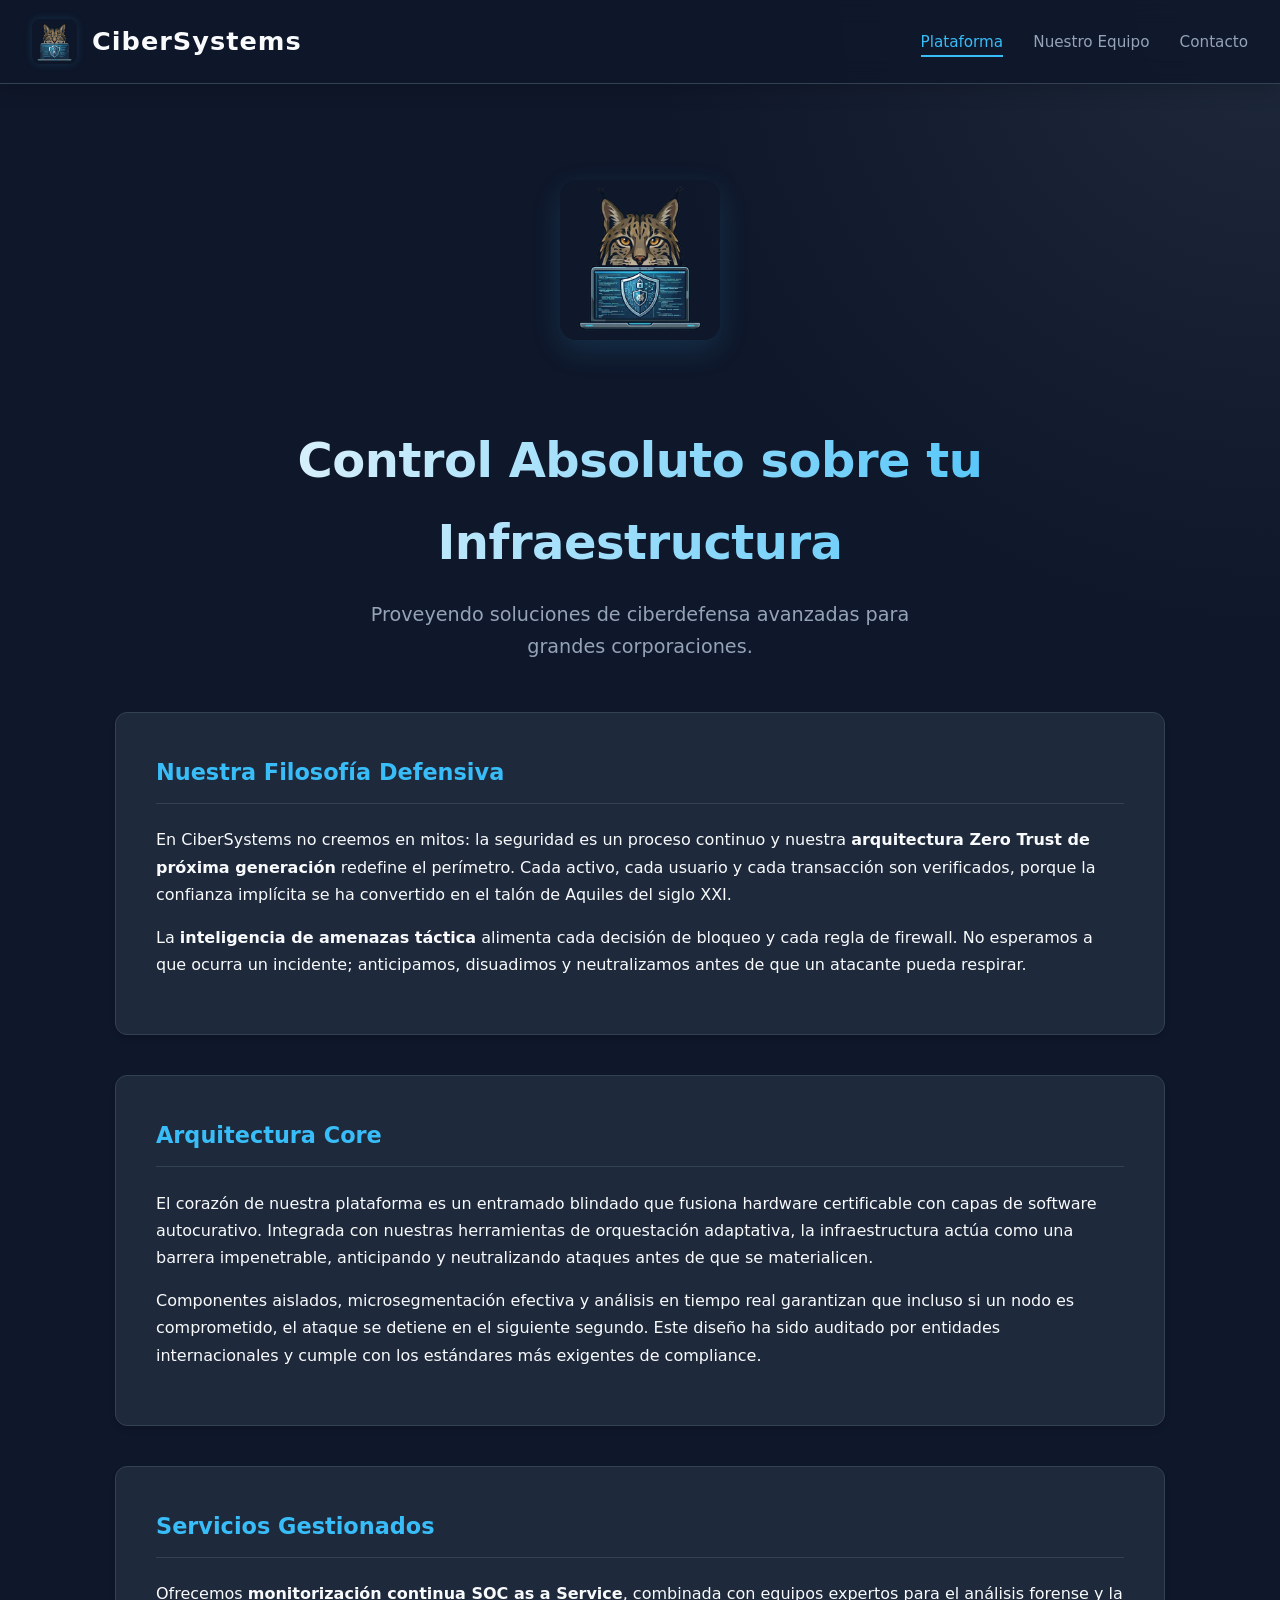
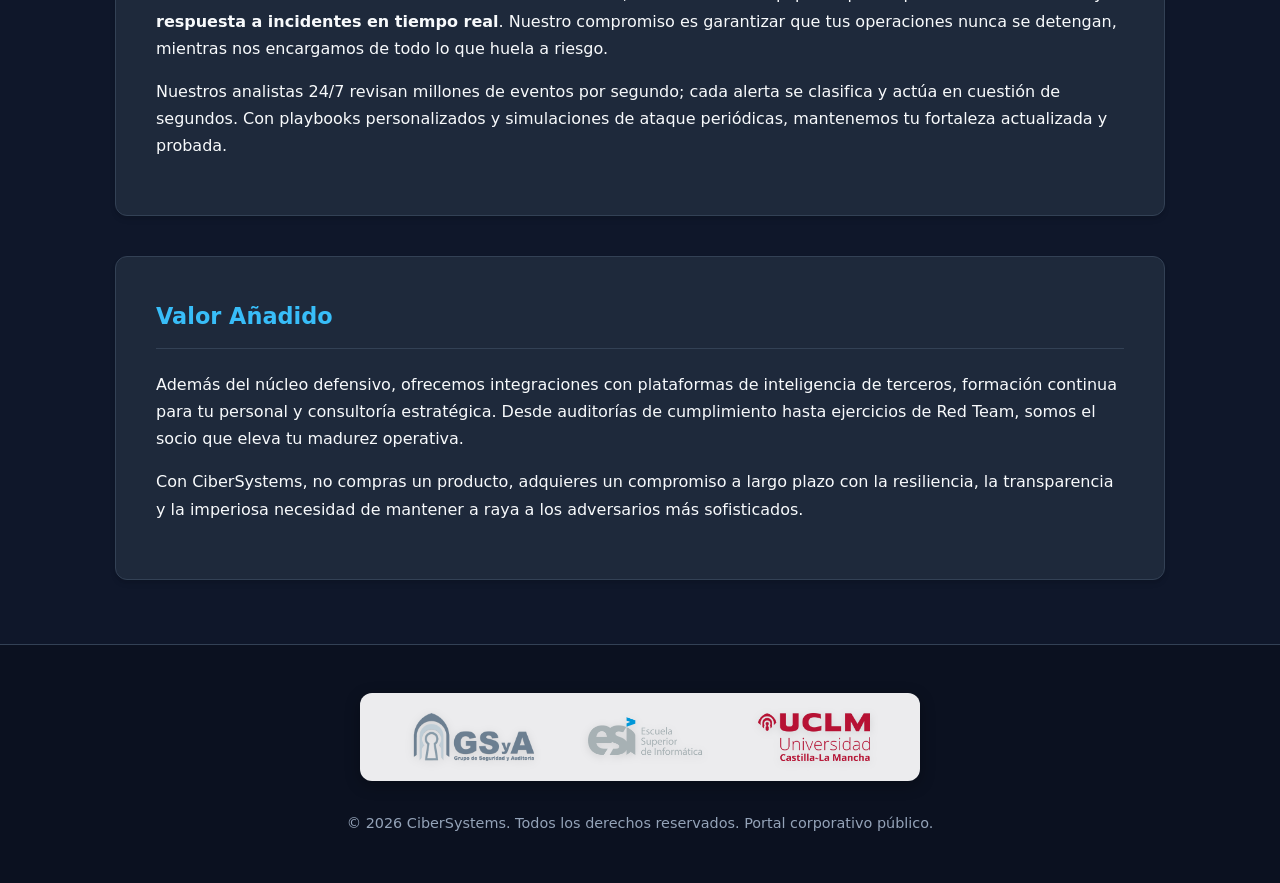
<file: html/index.html>
<!DOCTYPE html>
<html lang="es">
<head>
    <meta charset="UTF-8">
    <meta name="viewport" content="width=device-width, initial-scale=1.0">
    <title>CiberSystems | Infraestructura y Control</title>
    <link rel="stylesheet" href="css/style.css">
    <link rel="icon" type="image/png" href="res/ciber_logo.png">
</head>
<body>

<header>
    <div class="brand">
        <img src="res/ciber_logo.png" alt="Logo Lince CiberSystems">
        <h1>CiberSystems</h1>
    </div>
    <nav>
        <a href="index.html" class="active">Plataforma</a>
        <a href="equipo.html">Nuestro Equipo</a>
        <a href="contacto.html">Contacto</a>
    </nav>
</header>

<div class="container">
    <div class="hero">
        <img src="res/ciber_logo.png" alt="CiberSystems Sentinel" class="main-logo">
        <h2>Control Absoluto sobre tu Infraestructura</h2>
        <p>Proveyendo soluciones de ciberdefensa avanzadas para grandes corporaciones.</p>
    </div>

    <div class="section">
        <h3>Nuestra Filosofía Defensiva</h3>
        <p>En CiberSystems no creemos en mitos: la seguridad es un proceso continuo y nuestra <strong>arquitectura Zero Trust de próxima generación</strong> redefine el perímetro. Cada activo, cada usuario y cada transacción son verificados, porque la confianza implícita se ha convertido en el talón de Aquiles del siglo XXI.</p>
        <p>La <strong>inteligencia de amenazas táctica</strong> alimenta cada decisión de bloqueo y cada regla de firewall. No esperamos a que ocurra un incidente; anticipamos, disuadimos y neutralizamos antes de que un atacante pueda respirar.</p>
    </div>

    <div class="section">
        <h3>Arquitectura Core</h3>
        <p>El corazón de nuestra plataforma es un entramado blindado que fusiona hardware certificable con capas de software autocurativo. Integrada con nuestras herramientas de orquestación adaptativa, la infraestructura actúa como una barrera impenetrable, anticipando y neutralizando ataques antes de que se materialicen.</p>
        <p>Componentes aislados, microsegmentación efectiva y análisis en tiempo real garantizan que incluso si un nodo es comprometido, el ataque se detiene en el siguiente segundo. Este diseño ha sido auditado por entidades internacionales y cumple con los estándares más exigentes de compliance.</p>
    </div>

    <div class="section">
        <h3>Servicios Gestionados</h3>
        <p>Ofrecemos <strong>monitorización continua SOC as a Service</strong>, combinada con equipos expertos para el análisis forense y la <strong>respuesta a incidentes en tiempo real</strong>. Nuestro compromiso es garantizar que tus operaciones nunca se detengan, mientras nos encargamos de todo lo que huela a riesgo.</p>
        <p>Nuestros analistas 24/7 revisan millones de eventos por segundo; cada alerta se clasifica y actúa en cuestión de segundos. Con playbooks personalizados y simulaciones de ataque periódicas, mantenemos tu fortaleza actualizada y probada.</p>
    </div>

    <div class="section">
        <h3>Valor Añadido</h3>
        <p>Además del núcleo defensivo, ofrecemos integraciones con plataformas de inteligencia de terceros, formación continua para tu personal y consultoría estratégica. Desde auditorías de cumplimiento hasta ejercicios de Red Team, somos el socio que eleva tu madurez operativa.</p>
        <p>Con CiberSystems, no compras un producto, adquieres un compromiso a largo plazo con la resiliencia, la transparencia y la imperiosa necesidad de mantener a raya a los adversarios más sofisticados.</p>
    </div>
</div>

<footer>
    <div class="footer-content">
        <div class="footer-logos">
            <img src="res/gsya_logo.png" alt="Grupo de Seguridad y Auditoría (GSyA)">
            <img src="res/esi_logo.png" alt="Escuela Superior de Informática (ESI)">
            <img src="res/uclm_logo.png" alt="Universidad de Castilla-La Mancha (UCLM)">
        </div>
        <div>&copy; <span id="current-year"></span> CiberSystems. Todos los derechos reservados. Portal corporativo público.</div>
    </div>
</footer>

<script src="js/main.js"></script>
</body>
</html>
</file>
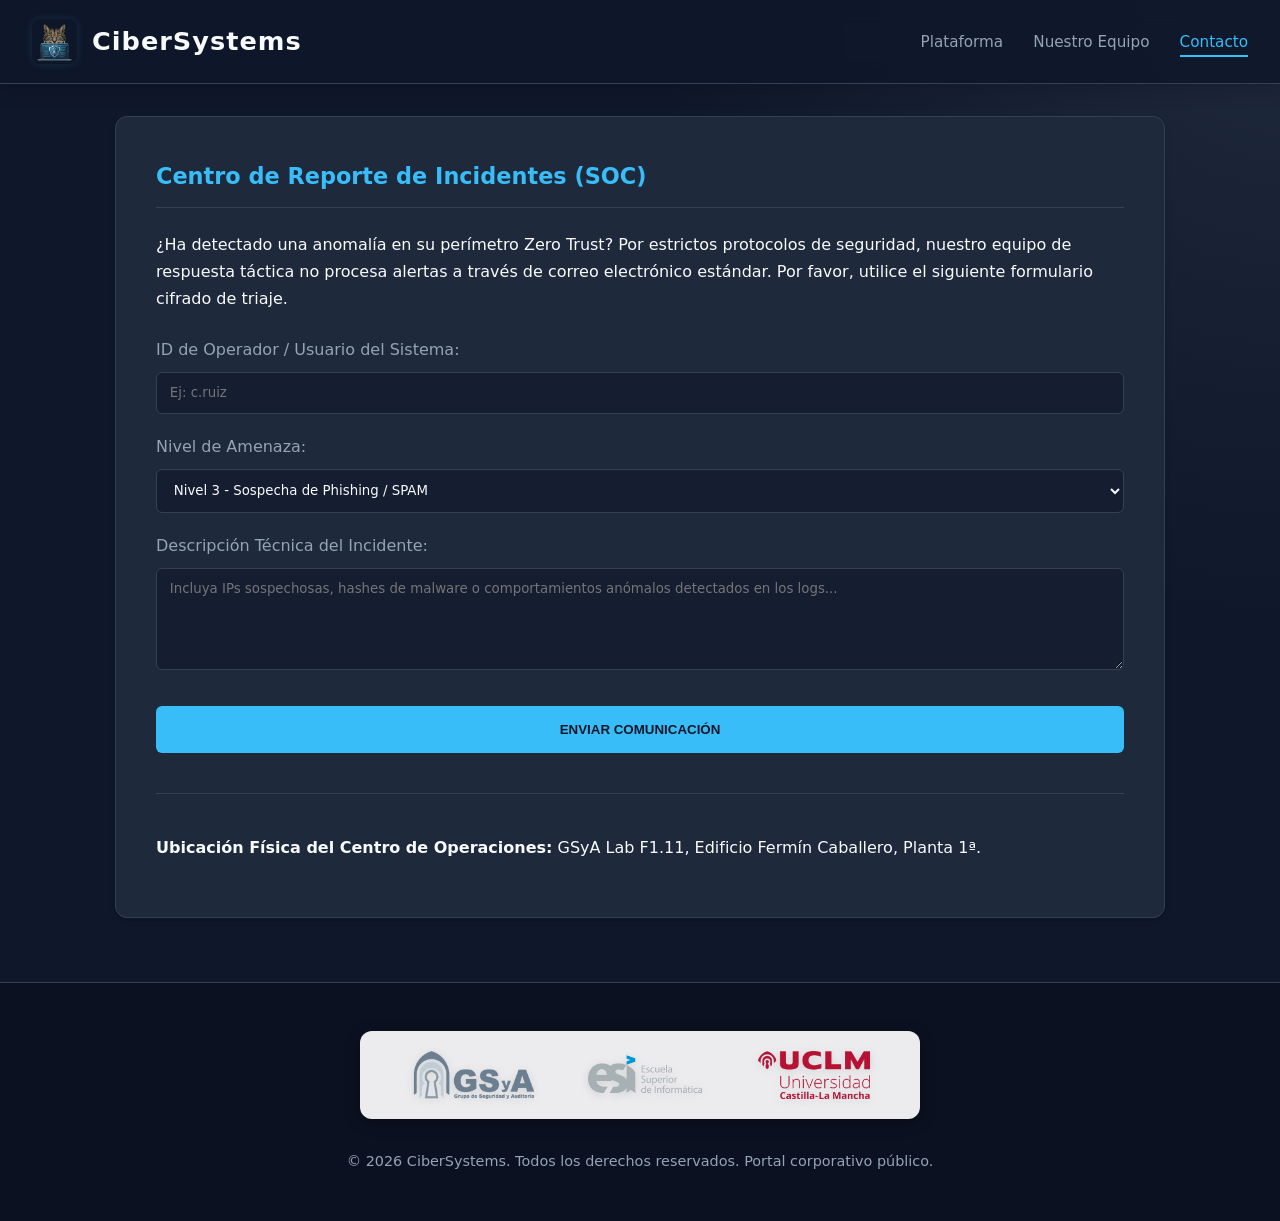
<file: html/contacto.html>
<!DOCTYPE html>
<html lang="es">
<head>
    <meta charset="UTF-8">
    <meta name="viewport" content="width=device-width, initial-scale=1.0">
    <title>Contacto SOC | CiberSystems</title>
    <link rel="stylesheet" href="css/style.css">
    <link rel="icon" type="image/png" href="res/ciber_logo.png">
    <style>
        /* Estilos específicos para el formulario de contacto integrados en la página */
        .cyber-form {
            display: flex;
            flex-direction: column;
            gap: 1.2rem;
            margin-top: 1.5rem;
        }
        .form-group label {
            display: block;
            margin-bottom: 0.5rem;
            color: var(--text-muted);
            font-weight: 500;
        }
        .form-control {
            width: 100%;
            padding: 0.8rem;
            background-color: rgba(15, 23, 42, 0.6);
            border: 1px solid var(--border-color);
            color: var(--text-main);
            border-radius: 6px;
            font-family: inherit;
            box-sizing: border-box;
            transition: border-color 0.3s, box-shadow 0.3s;
        }
        .form-control:focus {
            outline: none;
            border-color: var(--accent-primary);
            box-shadow: 0 0 8px var(--accent-glow);
        }
        .btn-submit {
            background-color: var(--accent-primary);
            color: var(--bg-main);
            border: none;
            padding: 1rem;
            font-weight: 800;
            border-radius: 6px;
            cursor: pointer;
            transition: background-color 0.3s, transform 0.1s;
            margin-top: 0.5rem;
        }
        .btn-submit:hover {
            background-color: #7dd3fc;
        }
        .btn-submit:active {
            transform: scale(0.98);
        }
        .location-info {
            margin-top: 2.5rem;
            padding-top: 1.5rem;
            border-top: 1px solid var(--border-color);
        }
    </style>
</head>
<body>

<header>
    <div class="brand">
        <img src="res/ciber_logo.png" alt="Logo Lince CiberSystems">
        <h1>CiberSystems</h1>
    </div>
    <nav>
        <a href="index.html">Plataforma</a>
        <a href="equipo.html">Nuestro Equipo</a>
        <a href="contacto.html" class="active">Contacto</a>
    </nav>
</header>

<div class="container">
    <div class="section">
        <h3>Centro de Reporte de Incidentes (SOC)</h3>
        <p>¿Ha detectado una anomalía en su perímetro Zero Trust? Por estrictos protocolos de seguridad, nuestro equipo de respuesta táctica no procesa alertas a través de correo electrónico estándar. Por favor, utilice el siguiente formulario cifrado de triaje.</p>

        <form class="cyber-form" onsubmit="event.preventDefault(); alert('ERROR 503: Conexión con el servidor de base de datos de tickets rechazada. Por favor, contacte con el Administrador de Sistemas local.');">
            
            <div class="form-group">
                <label for="id_operador">ID de Operador / Usuario del Sistema:</label>
                <input type="text" id="id_operador" class="form-control" placeholder="Ej: c.ruiz" required>
            </div>

            <div class="form-group">
                <label for="nivel_alerta">Nivel de Amenaza:</label>
                <select id="nivel_alerta" class="form-control">
                    <option>Nivel 3 - Sospecha de Phishing / SPAM</option>
                    <option>Nivel 2 - Intento de Fuerza Bruta en Perímetro</option>
                    <option>Nivel 1 - Brecha Crítica (Compromiso de Datos / Ransomware)</option>
                </select>
            </div>

            <div class="form-group">
                <label for="descripcion">Descripción Técnica del Incidente:</label>
                <textarea id="descripcion" class="form-control" rows="5" placeholder="Incluya IPs sospechosas, hashes de malware o comportamientos anómalos detectados en los logs..." required></textarea>
            </div>

            <button type="submit" class="btn-submit">ENVIAR COMUNICACIÓN</button>
        </form>

        <div class="location-info">
            <p><strong>Ubicación Física del Centro de Operaciones:</strong> GSyA Lab F1.11, Edificio Fermín Caballero, Planta 1ª.</p>
        </div>
    </div>
</div>

<footer>
    <div class="footer-content">
        <div class="footer-logos">
            <img src="res/gsya_logo.png" alt="Grupo de Seguridad y Auditoría (GSyA)">
            <img src="res/esi_logo.png" alt="Escuela Superior de Informática (ESI)">
            <img src="res/uclm_logo.png" alt="Universidad de Castilla-La Mancha (UCLM)">
        </div>
        <div>&copy; <span id="current-year"></span> CiberSystems. Todos los derechos reservados. Portal corporativo público.</div>
    </div>
</footer>

<script src="js/main.js"></script>
</body>
</html>
</file>
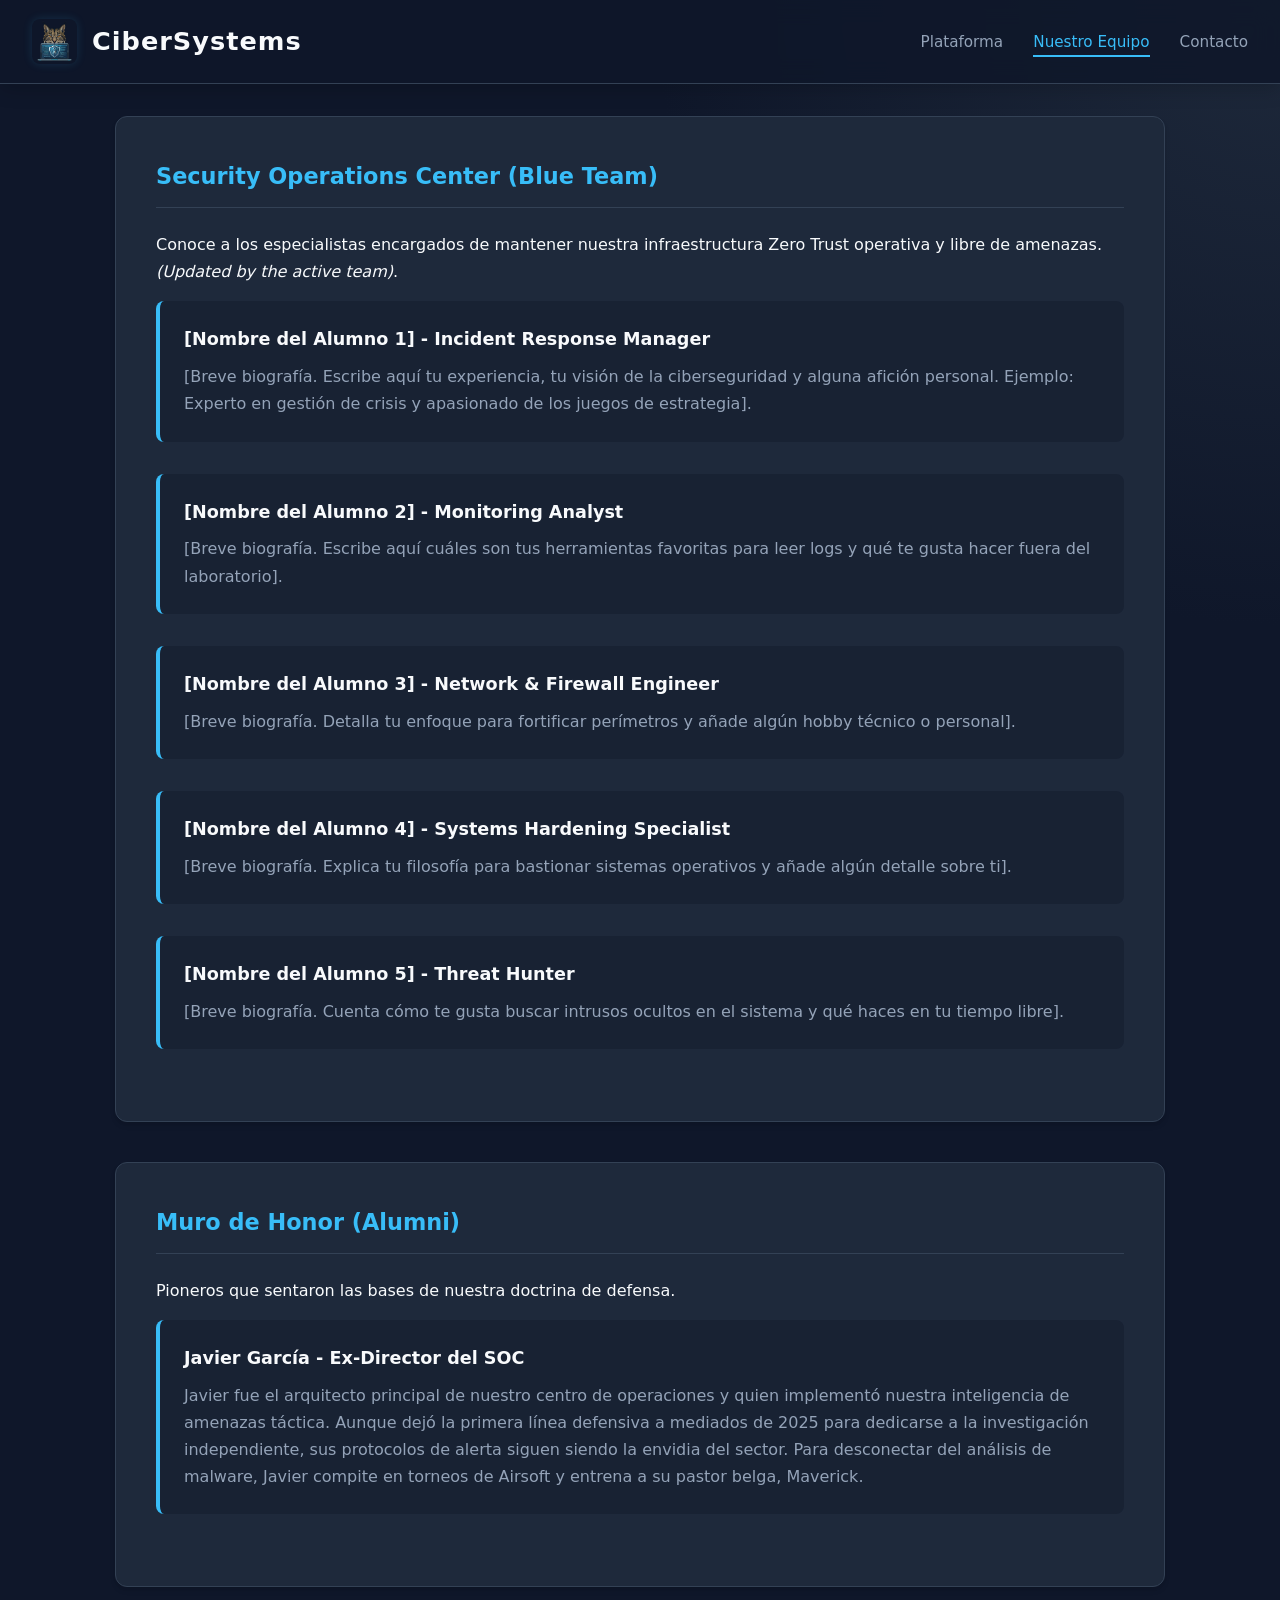
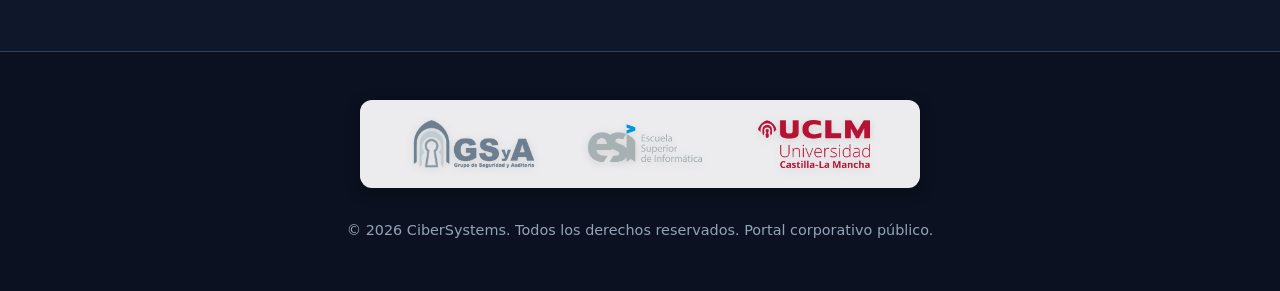
<file: html/equipo.html>
<!DOCTYPE html>
<html lang="es">
<head>
    <meta charset="UTF-8">
    <meta name="viewport" content="width=device-width, initial-scale=1.0">
    <title>Equipo | CiberSystems</title>
    <link rel="stylesheet" href="css/style.css">
    <link rel="icon" type="image/png" href="res/ciber_logo.png">
</head>
<body>

<header>
    <div class="brand">
        <img src="res/ciber_logo.png" alt="Logo Lince CiberSystems">
        <h1>CiberSystems</h1>
    </div>
    <nav>
        <a href="index.html">Plataforma</a>
        <a href="equipo.html" class="active">Nuestro Equipo</a>
        <a href="contacto.html">Contacto</a>
    </nav>
</header>

<div class="container">
    <div class="section">
        <h3>Security Operations Center (Blue Team)</h3>
        <p>Conoce a los especialistas encargados de mantener nuestra infraestructura Zero Trust operativa y libre de amenazas. <em>(Updated by the active team)</em>.</p>
        
        <div class="team-member">
            <h4>[Nombre del Alumno 1] - Incident Response Manager</h4>
            <p>[Breve biografía. Escribe aquí tu experiencia, tu visión de la ciberseguridad y alguna afición personal. Ejemplo: Experto en gestión de crisis y apasionado de los juegos de estrategia].</p>
        </div>

        <div class="team-member">
            <h4>[Nombre del Alumno 2] - Monitoring Analyst</h4>
            <p>[Breve biografía. Escribe aquí cuáles son tus herramientas favoritas para leer logs y qué te gusta hacer fuera del laboratorio].</p>
        </div>

        <div class="team-member">
            <h4>[Nombre del Alumno 3] - Network & Firewall Engineer</h4>
            <p>[Breve biografía. Detalla tu enfoque para fortificar perímetros y añade algún hobby técnico o personal].</p>
        </div>

        <div class="team-member">
            <h4>[Nombre del Alumno 4] - Systems Hardening Specialist</h4>
            <p>[Breve biografía. Explica tu filosofía para bastionar sistemas operativos y añade algún detalle sobre ti].</p>
        </div>

        <div class="team-member">
            <h4>[Nombre del Alumno 5] - Threat Hunter</h4>
            <p>[Breve biografía. Cuenta cómo te gusta buscar intrusos ocultos en el sistema y qué haces en tu tiempo libre].</p>
        </div>
    </div>

    <div class="section">
        <h3>Muro de Honor (Alumni)</h3>
        <p>Pioneros que sentaron las bases de nuestra doctrina de defensa.</p>
        
        <div class="team-member">
            <h4>Javier García - Ex-Director del SOC</h4>
            <p>Javier fue el arquitecto principal de nuestro centro de operaciones y quien implementó nuestra inteligencia de amenazas táctica. Aunque dejó la primera línea defensiva a mediados de 2025 para dedicarse a la investigación independiente, sus protocolos de alerta siguen siendo la envidia del sector. Para desconectar del análisis de malware, Javier compite en torneos de Airsoft y entrena a su pastor belga, Maverick.</p>
        </div>
    </div>
</div>

<footer>
    <div class="footer-content">
        <div class="footer-logos">
            <img src="res/gsya_logo.png" alt="Grupo de Seguridad y Auditoría (GSyA)">
            <img src="res/esi_logo.png" alt="Escuela Superior de Informática (ESI)">
            <img src="res/uclm_logo.png" alt="Universidad de Castilla-La Mancha (UCLM)">
        </div>
        <div>&copy; <span id="current-year"></span> CiberSystems. Todos los derechos reservados. Portal corporativo público.</div>
    </div>
</footer>

<script src="js/main.js"></script>
</body>
</html>
</file>
<file: html/css/style.css>
:root {
    /* Paleta Cyber-Premium (Tonos Slate y Cyan) */
    --bg-main: #0f172a;       /* Fondo principal profundo */
    --bg-card: #1e293b;       /* Fondo de las tarjetas/secciones */
    --text-main: #f8fafc;     /* Texto principal muy legible */
    --text-muted: #94a3b8;    /* Texto secundario atenuado */
    --accent-primary: #38bdf8; /* Azul cyan vibrante */
    --accent-glow: rgba(56, 189, 248, 0.15); /* Resplandor cyan */
    --border-color: #334155;  /* Bordes sutiles */
}

body {
    /* Usamos fuentes del sistema para no depender de internet en el laboratorio */
    font-family: system-ui, -apple-system, BlinkMacSystemFont, 'Segoe UI', Roboto, sans-serif;
    background-color: var(--bg-main);
    /* Sutil degradado en la esquina superior para dar profundidad */
    background-image: radial-gradient(circle at top right, #1e293b 0%, transparent 40%);
    background-attachment: fixed;
    color: var(--text-main);
    line-height: 1.7;
    margin: 0;
    padding: 0;
}

/* Cabecera con efecto cristal (Glassmorphism) */
header {
    background-color: rgba(15, 23, 42, 0.85);
    backdrop-filter: blur(12px);
    -webkit-backdrop-filter: blur(12px);
    padding: 1.2rem 2rem;
    border-bottom: 1px solid var(--border-color);
    display: flex;
    justify-content: space-between;
    align-items: center;
    position: sticky;
    top: 0;
    z-index: 1000;
    box-shadow: 0 4px 20px rgba(0, 0, 0, 0.2);
}

.brand {
    display: flex;
    align-items: center;
    gap: 15px;
}

.brand img {
    height: 45px;
    border-radius: 8px;
    box-shadow: 0 0 10px var(--accent-glow);
}

header h1 {
    color: var(--text-main);
    margin: 0;
    font-size: 1.6rem;
    letter-spacing: 1px;
    font-weight: 700;
}

header h1 span {
    color: var(--accent-primary);
}

nav a {
    color: var(--text-muted);
    text-decoration: none;
    margin-left: 25px;
    font-weight: 500;
    font-size: 0.95rem;
    transition: all 0.3s ease;
    padding-bottom: 4px;
    border-bottom: 2px solid transparent;
}

nav a:hover, nav a.active {
    color: var(--accent-primary);
    border-bottom: 2px solid var(--accent-primary);
}

.container {
    max-width: 1050px;
    margin: 2rem auto;
    padding: 0 2rem;
    min-height: 55vh;
}

.hero {
    text-align: center;
    padding: 4rem 0 3rem 0;
}

.hero .main-logo {
    width: 160px;
    border-radius: 16px;
    margin-bottom: 2rem;
    box-shadow: 0 10px 30px var(--accent-glow);
    transition: transform 0.4s ease;
}

.hero .main-logo:hover {
    transform: translateY(-5px);
}

.hero h2 {
    font-size: 3rem;
    margin-bottom: 15px;
    font-weight: 800;
    letter-spacing: -0.5px;
    background: linear-gradient(to right, #f8fafc, #38bdf8);
    -webkit-background-clip: text;
    -webkit-text-fill-color: transparent;
}

.hero p {
    font-size: 1.2rem;
    color: var(--text-muted);
    max-width: 600px;
    margin: 0 auto;
}

/* Tarjetas de contenido premium */
.section {
    background-color: var(--bg-card);
    padding: 2.5rem;
    border-radius: 12px;
    margin-bottom: 2.5rem;
    border: 1px solid var(--border-color);
    box-shadow: 0 4px 6px -1px rgba(0, 0, 0, 0.1), 0 2px 4px -1px rgba(0, 0, 0, 0.06);
    transition: transform 0.3s ease, box-shadow 0.3s ease;
}

.section:hover {
    transform: translateY(-2px);
    box-shadow: 0 10px 25px rgba(0, 0, 0, 0.2), 0 0 15px var(--accent-glow);
    border-color: #475569;
}

.section h3 {
    color: var(--accent-primary);
    border-bottom: 1px solid var(--border-color);
    padding-bottom: 12px;
    margin-top: 0;
    font-size: 1.4rem;
    display: flex;
    align-items: center;
    gap: 10px;
}

.team-member {
    margin-bottom: 2rem;
    padding: 1.5rem;
    background-color: rgba(15, 23, 42, 0.4);
    border-radius: 8px;
    border-left: 4px solid var(--accent-primary);
}

.team-member h4 {
    margin: 0 0 8px 0;
    color: var(--text-main);
    font-size: 1.1rem;
}

.team-member p {
    margin: 0;
    color: var(--text-muted);
}

ul {
    color: var(--text-muted);
}

strong {
    color: var(--text-main);
}

/* Pie de página */
footer {
    text-align: center;
    padding: 3rem 2rem;
    color: var(--text-muted);
    font-size: 0.9rem;
    border-top: 1px solid var(--border-color);
    background-color: #0b1120;
    margin-top: 4rem;
}

.footer-content {
    display: flex;
    flex-direction: column;
    align-items: center;
    gap: 30px;
}

.footer-logos {
    display: flex;
    justify-content: center;
    align-items: center;
    gap: 50px;
    flex-wrap: wrap;
    background-color: rgba(255, 255, 255, 0.92); /* Blanco ligeramente translúcido */
    padding: 20px 50px;
    border-radius: 12px;
    box-shadow: 0 4px 15px rgba(0, 0, 0, 0.3);
}

.footer-logos img {
    max-height: 48px;
    transition: transform 0.3s cubic-bezier(0.175, 0.885, 0.32, 1.275);
    filter: drop-shadow(0 2px 4px rgba(0,0,0,0.1));
}

.footer-logos img:hover {
    transform: scale(1.08);
}
</file>
